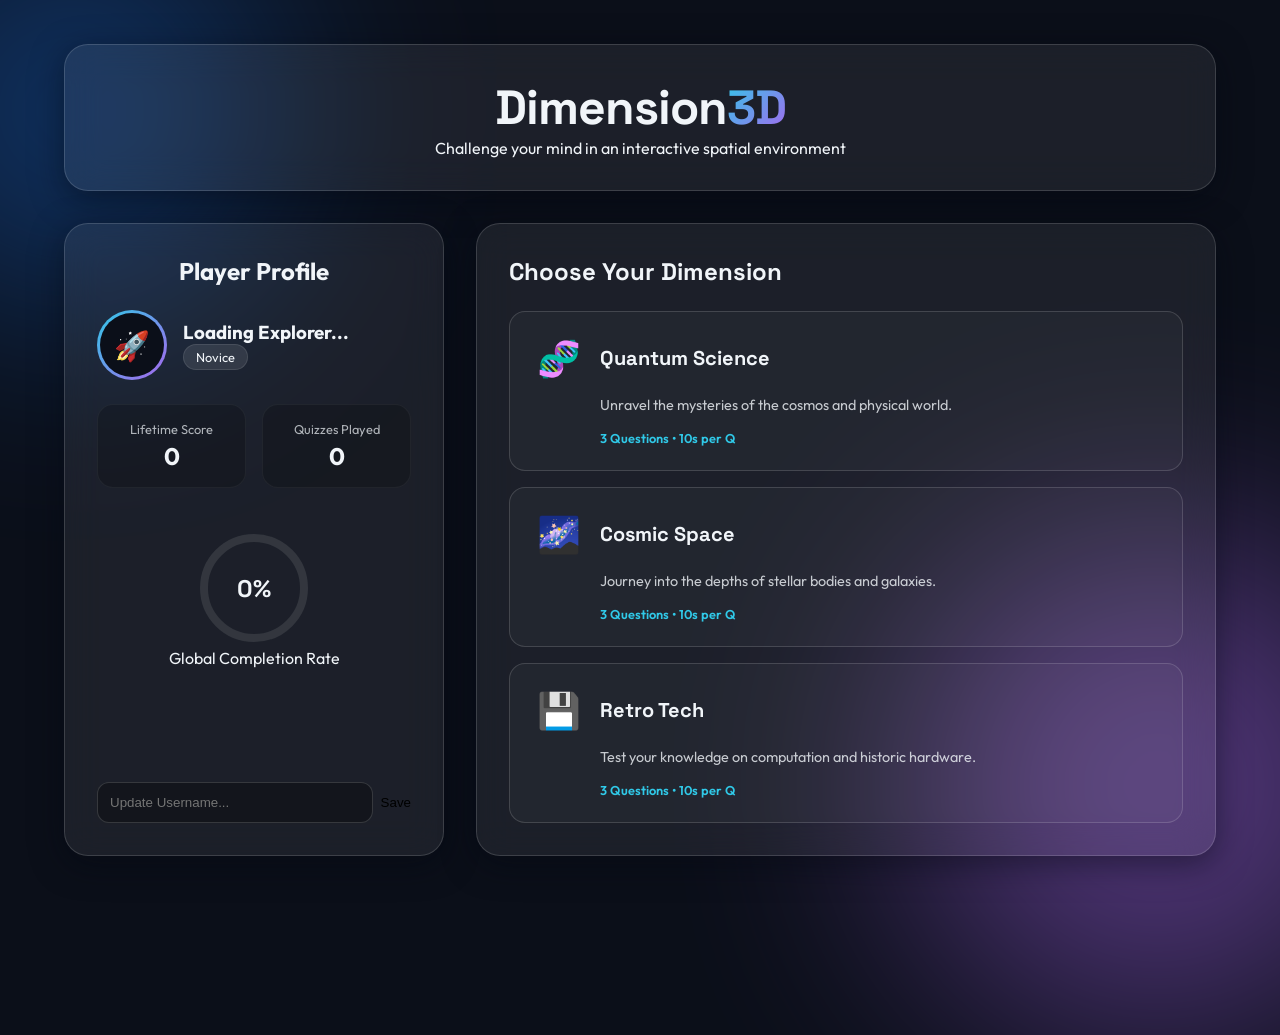
<file: index.html>
<!DOCTYPE html>
<html lang="en">
<head>
  <meta charset="UTF-8">
  <meta name="viewport" content="width=device-width, initial-scale=1.0">
  <title>Dimension3D - Interactive Gamified Quiz</title>
  <link href="https://fonts.googleapis.com/css2?family=Space+Grotesk:wght@400;500;700&family=Outfit:wght@300;400;600&display=swap" rel="stylesheet">
  <link rel="stylesheet" href="style.css">
</head>
<body>
  <div class="ambient-glow glow-1"></div>
  <div class="ambient-glow glow-2"></div>

  <main class="dashboard-container">
    <header class="glass-card header-panel">
      <h1>Dimension<span class="accent-text">3D</span></h1>
      <p>Challenge your mind in an interactive spatial environment</p>
    </header>

    <div class="dashboard-grid">
      <section class="glass-card profile-panel">
        <h2>Player Profile</h2>
        <div class="profile-meta">
          <div class="avatar-holder">
            <div class="inner-avatar">🚀</div>
          </div>
          <div class="user-details">
            <h3 id="displayUsername">Loading Explorer...</h3>
            <span class="badge" id="playerRank">Novice</span>
          </div>
        </div>

        <div class="stats-showcase">
          <div class="stat-item">
            <span class="stat-label">Lifetime Score</span>
            <span class="stat-value" id="totalScore">0</span>
          </div>
          <div class="stat-item">
            <span class="stat-label">Quizzes Played</span>
            <span class="stat-value" id="quizzesCount">0</span>
          </div>
        </div>

        <div class="progress-visualization">
          <div class="progress-circle-container">
            <svg class="progress-ring" width="120" height="120">
              <circle class="progress-ring__track" stroke="rgba(255, 255, 255, 0.1)" stroke-width="8" fill="transparent" r="50" cx="60" cy="60"/>
              <circle class="progress-ring__circle" id="overallProgressRing" stroke="#30c9e8" stroke-width="8" fill="transparent" r="50" cx="60" cy="60"/>
            </svg>
            <span class="progress-text" id="scorePercentageText">0%</span>
          </div>
          <p class="progress-caption">Global Completion Rate</p>
        </div>
        
        <div class="profile-editor">
          <input type="text" id="usernameInput" placeholder="Update Username..." maxlength="15">
          <button class="pushable-3d-btn mini-btn" id="saveProfileBtn">
            <span class="shadow"></span>
            <span class="edge"></span>
            <span class="front">Save</span>
          </button>
        </div>
      </section>

      <section class="glass-card topics-panel">
        <h2>Choose Your Dimension</h2>
        <div class="topics-grid">
          
          <div class="topic-card" onclick="initiateQuiz('science')">
            <div class="topic-icon">🧬</div>
            <h3>Quantum Science</h3>
            <p>Unravel the mysteries of the cosmos and physical world.</p>
            <span class="topic-meta">3 Questions • 10s per Q</span>
          </div>

          <div class="topic-card" onclick="initiateQuiz('space')">
            <div class="topic-icon">🌌</div>
            <h3>Cosmic Space</h3>
            <p>Journey into the depths of stellar bodies and galaxies.</p>
            <span class="topic-meta">3 Questions • 10s per Q</span>
          </div>

          <div class="topic-card" onclick="initiateQuiz('tech')">
            <div class="topic-icon">💾</div>
            <h3>Retro Tech</h3>
            <p>Test your knowledge on computation and historic hardware.</p>
            <span class="topic-meta">3 Questions • 10s per Q</span>
          </div>

        </div>
      </section>
    </div>
  </main>

  <script src="app.js"></script>
  <script>
    // Initialize Dashboard Profile on screen load
    document.addEventListener("DOMContentLoaded", () => {
      AppStorage.initializeState();
      updateDashboardUI();

      const saveBtn = document.getElementById("saveProfileBtn");
      saveBtn.addEventListener("click", () => {
        const username = document.getElementById("usernameInput").value.trim();
        if (username) {
          AppStorage.updateUsername(username);
          updateDashboardUI();
          document.getElementById("usernameInput").value = "";
        }
      });
    });

    function updateDashboardUI() {
      const profile = AppStorage.getProfile();
      if (profile) {
        document.getElementById("displayUsername").textContent = profile.username;
        document.getElementById("totalScore").textContent = profile.totalLifetimeScore;
        document.getElementById("quizzesCount").textContent = profile.quizzesCompleted;

        // Rank determination
        let rank = "Novice";
        if (profile.totalLifetimeScore >= 100) rank = "Initiated";
        if (profile.totalLifetimeScore >= 200) rank = "Master";
        document.getElementById("playerRank").textContent = rank;

        // Animate global progress meter
        const totalPossibleScore = profile.quizzesCompleted * 30; // Max 30 points per quiz (3 Qs * 10)
        let percent = 0;
        if (totalPossibleScore > 0) {
          percent = Math.min(100, Math.round((profile.totalLifetimeScore / totalPossibleScore) * 100));
        }
        updateRadialProgressBar(percent);
      }
    }

    function updateRadialProgressBar(percentageValue) {
      const circle = document.getElementById('overallProgressRing');
      const textElement = document.getElementById('scorePercentageText');
      const radius = circle.r.baseVal.value;
      const circumference = radius * 2 * Math.PI;
      
      circle.style.strokeDasharray = `${circumference} ${circumference}`;
      const offset = circumference - (percentageValue / 100) * circumference;
      
      circle.getBoundingClientRect(); // Layout trigger for Safari performance [4]
      circle.style.strokeDashoffset = offset;
      textElement.textContent = `${percentageValue}%`;
    }

    function initiateQuiz(topicKey) {
      AppStorage.launchQuiz(topicKey);
    }
  </script>
</body>
  </html>
</file>
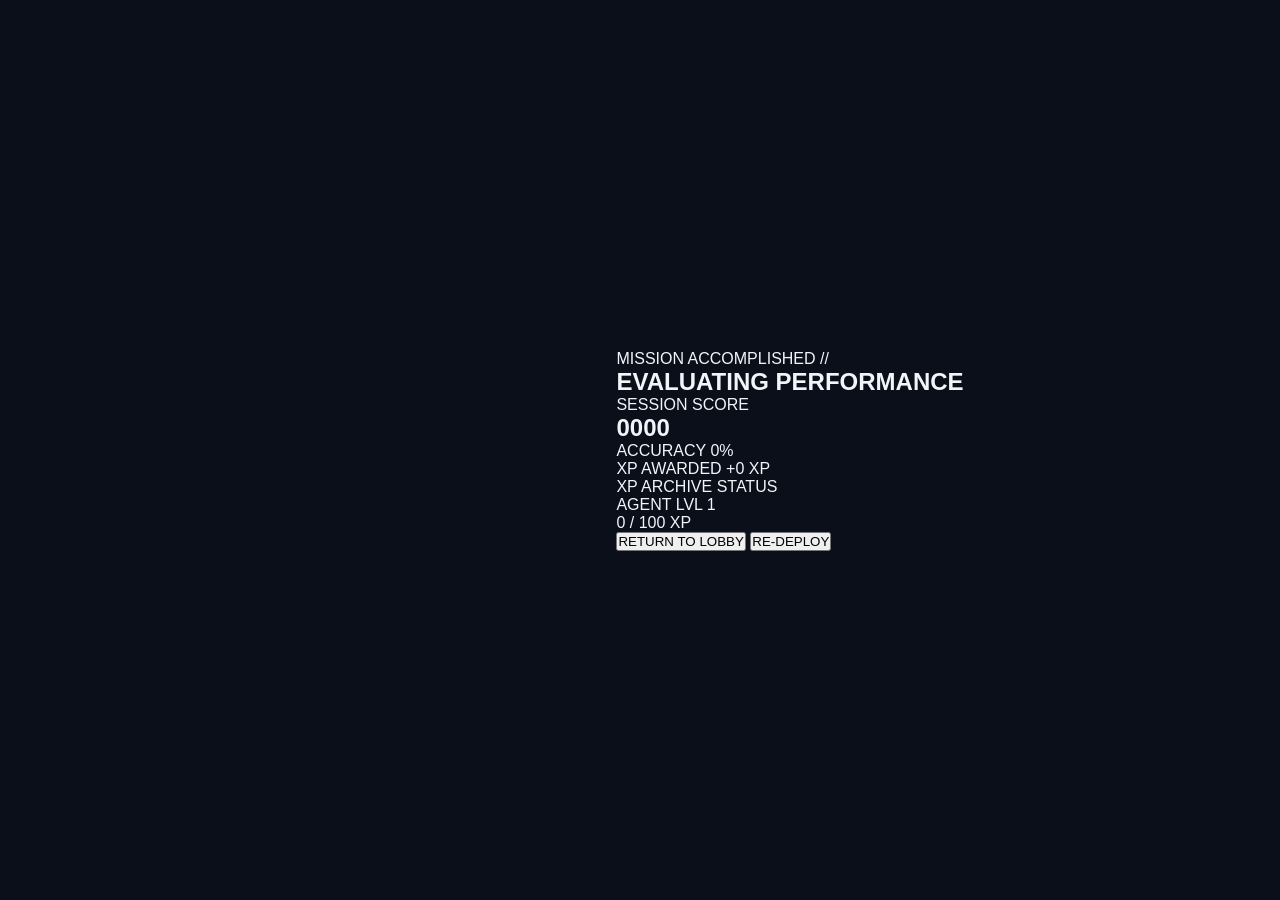
<file: results.html>
<!DOCTYPE html>
<html lang="en">
<head>
  <meta charset="UTF-8">
  <meta name="viewport" content="width=device-width, initial-scale=1.0">
  <title>Performance Matrix Summary</title>
  <link rel="stylesheet" href="style.css">
  <link href="https://fonts.googleapis.com/css2?family=Orbitron:wght@400;700;900&family=Rajdhani:wght@500;700&display=swap" rel="stylesheet">
</head>
<body>
  <canvas id="celebration-canvas"></canvas>

  <div class="perspective-container">
    <div class="perspective-plane"></div>
  </div>

  <div class="app-container flex-center">
    <section class="volumetric-card results-window">
      <span class="results-header glowing-text">MISSION ACCOMPLISHED //</span>
      <h1 class="results-rating text-pink" id="results-rating">EVALUATING PERFORMANCE</h1>
      
      <div class="results-layout">
        <div class="results-pane-left">
          <div class="results-stat">
            <span class="hud-label">SESSION SCORE</span>
            <h2 class="score-rollup text-cyan" id="results-score">0000</h2>
          </div>
          <div class="results-stat-group">
            <div class="compact-stat">
              <span class="hud-label">ACCURACY</span>
              <span class="results-value" id="results-accuracy">0%</span>
            </div>
            <div class="compact-stat">
              <span class="hud-label">XP AWARDED</span>
              <span class="results-value text-pink" id="results-xp-gain">+0 XP</span>
            </div>
          </div>
        </div>

        <div class="results-pane-right">
          <div class="hud-label">XP ARCHIVE STATUS</div>
          <div class="results-xp-panel">
            <div class="xp-row">
              <span class="profile-display-name" id="user-p-name">AGENT</span>
              <span class="results-level" id="results-level">LVL 1</span>
            </div>
            <div class="progress-bar-outer">
              <div class="progress-bar-inner" id="results-xp-fill"></div>
            </div>
            <span class="xp-range" id="results-xp-values">0 / 100 XP</span>
          </div>
        </div>
      </div>

      <div class="action-footer">
        <button class="clicky-button color-pink" id="btn-return-lobby">
          <span class="button-edge-extrusion"></span>
          <span class="button-front-face">RETURN TO LOBBY</span>
        </button>
        <button class="clicky-button color-cyan" id="btn-restart-quiz">
          <span class="button-edge-extrusion"></span>
          <span class="button-front-face">RE-DEPLOY</span>
        </button>
      </div>
    </section>
  </div>
  
  <script src="app.js"></script>
  <script src="results.js"></script>
</body>
</html>
</file>
<file: style.css>
/* ==========================================================================
   DIMENSION3D MASTER DESIGN MATRIX (style.css)
   ========================================================================== */

:root {
  /* Dynamic Color Palette with strict hex constants [5] */
  --primary-deep: #1663c7;
  --primary-glow: #30c9e8;
  --success-color: #30e849;
  --error-color: #e83a30;
  --purple-accent: #a866ee;
  
  --dark-bg: #0b0f19;
  --glass-bg: rgba(255, 255, 255, 0.07);
  --glass-border: rgba(255, 255, 255, 0.15);
  --glass-glow: 0 8px 32px 0 rgba(3, 7, 18, 0.5);
  
  --font-display: 'Space Grotesk', sans-serif;
  --font-sans: 'Outfit', sans-serif;
}

/* Base resets & backgrounds */
* {
  box-sizing: border-box;
  margin: 0;
  padding: 0;
}

body {
  font-family: var(--font-sans);
  background-color: var(--dark-bg);
  color: #f1f5f9;
  min-height: 100vh;
  overflow-x: hidden;
  position: relative;
  display: flex;
  justify-content: center;
  align-items: center;
}

/* Ambient backdrop layers */
.ambient-glow {
  position: absolute;
  border-radius: 50%;
  filter: blur(120px);
  z-index: -1;
  pointer-events: none;
  opacity: 0.45;
}

.glow-1 {
  width: 400px;
  height: 400px;
  background: var(--primary-deep);
  top: -10%;
  left: -10%;
}

.glow-2 {
  width: 500px;
  height: 500px;
  background: var(--purple-accent);
  bottom: -15%;
  right: -10%;
}

/* Custom Glassmorphism Cards [6, 1] */
.glass-card {
  background: var(--glass-bg);
  backdrop-filter: blur(18px);
  -webkit-backdrop-filter: blur(18px);
  border: 1px solid var(--glass-border);
  border-radius: 24px;
  box-shadow: var(--glass-glow);
  padding: 2rem;
  transition: border-color 0.4s cubic-bezier(0.175, 0.885, 0.32, 1.275);
}

.glass-card:hover {
  border-color: rgba(255, 255, 255, 0.25);
}

/* Main Hub Layout styles */
.dashboard-container {
  width: 90%;
  max-width: 1200px;
  margin: 2rem auto;
  display: flex;
  flex-direction: column;
  gap: 2rem;
}

.header-panel {
  text-align: center;
}

.header-panel h1 {
  font-family: var(--font-display);
  font-size: 3rem;
  font-weight: 700;
  letter-spacing: -1px;
}

.accent-text {
  background: linear-gradient(135deg, var(--primary-glow), var(--purple-accent));
  -webkit-background-clip: text;
  background-clip: text;
  -webkit-text-fill-color: transparent;
}

.dashboard-grid {
  display: grid;
  grid-template-columns: 1fr;
  gap: 2rem;
}

@media (min-width: 860px) {
 .dashboard-grid {
    grid-template-columns: 380px 1fr;
  }
}

/* User profile setup */
.profile-panel {
  display: flex;
  flex-direction: column;
  align-items: center;
  gap: 1.5rem;
}

.profile-meta {
  display: flex;
  align-items: center;
  gap: 1rem;
  width: 100%;
}

.avatar-holder {
  width: 70px;
  height: 70px;
  border-radius: 50%;
  background: linear-gradient(135deg, var(--primary-glow), var(--purple-accent));
  padding: 3px;
}

.inner-avatar {
  width: 100%;
  height: 100%;
  background: var(--dark-bg);
  border-radius: 50%;
  display: flex;
  justify-content: center;
  align-items: center;
  font-size: 1.8rem;
}

.badge {
  display: inline-block;
  background: rgba(255, 255, 255, 0.1);
  padding: 0.25rem 0.75rem;
  border-radius: 50px;
  font-size: 0.8rem;
  border: 1px solid rgba(255, 255, 255, 0.1);
}

.stats-showcase {
  display: grid;
  grid-template-columns: 1fr 1fr;
  gap: 1rem;
  width: 100%;
}

.stat-item {
  background: rgba(0, 0, 0, 0.2);
  border-radius: 16px;
  padding: 1rem;
  text-align: center;
  border: 1px solid rgba(255, 255, 255, 0.05);
}

.stat-label {
  font-size: 0.8rem;
  opacity: 0.7;
  display: block;
  margin-bottom: 0.25rem;
}

.stat-value {
  font-size: 1.5rem;
  font-weight: 700;
}

/* SVG Radial Meter styling [7] */
.progress-visualization {
  display: flex;
  flex-direction: column;
  align-items: center;
  margin: 1rem 0;
}

.progress-circle-container {
  position: relative;
  width: 120px;
  height: 120px;
}

.progress-ring {
  width: 100%;
  height: 100%;
}

.progress-ring__circle {
  transform: rotate(-90deg);
  transform-origin: 50% 50%;
  stroke-dasharray: 314.159; /* Circumference for r=50 */
  stroke-dashoffset: 314.159;
  transition: stroke-dashoffset 0.8s cubic-bezier(0.175, 0.885, 0.32, 1.275);
  will-change: stroke-dashoffset; /* Hardware acceleration optimization [8] */
}

.progress-text {
  position: absolute;
  top: 50%;
  left: 50%;
  transform: translate(-50%, -50%);
  font-size: 1.5rem;
  font-family: var(--font-display);
  font-weight: 700;
}

.profile-editor {
  display: flex;
  gap: 0.5rem;
  width: 100%;
  margin-top: auto;
}

.profile-editor input {
  flex: 1;
  background: rgba(0, 0, 0, 0.3);
  border: 1px solid var(--glass-border);
  padding: 0.75rem;
  border-radius: 12px;
  color: #fff;
  outline: none;
}

/* Topics setup */
.topics-panel h2 {
  font-family: var(--font-display);
  margin-bottom: 1.5rem;
}

.topics-grid {
  display: flex;
  flex-direction: column;
  gap: 1rem;
}

.topic-card {
  background: rgba(255, 255, 255, 0.03);
  border: 1px solid var(--glass-border);
  border-radius: 16px;
  padding: 1.5rem;
  cursor: pointer;
  display: grid;
  grid-template-columns: 50px 1fr;
  align-items: center;
  gap: 1rem;
  transition: all 0.3s cubic-bezier(0.175, 0.885, 0.32, 1.275);
}

.topic-card:hover {
  transform: scale(1.02) translateY(-2px);
  background: rgba(255, 255, 255, 0.07);
  border-color: var(--primary-glow);
}

.topic-icon {
  font-size: 2.2rem;
  text-align: center;
}

.topic-card h3 {
  font-family: var(--font-display);
  font-size: 1.25rem;
}

.topic-card p {
  grid-column: 2;
  font-size: 0.9rem;
  opacity: 0.8;
}

.topic-meta {
  grid-column: 2;
  font-size: 0.8rem;
  color: var(--primary-glow);
  font-weight: 600;
}

/* ==========================================================================
   TACTILE MECHANICAL 3D BUTTON PHYSICS ENGINE [8, 9, 10]
   ========================================================================== */

.pushable-3d-btn {
  position: relative;
  border: none;
  background: transparent;
  padding: 0;
  cursor: pointer;
  outline-offset: 4px;
}

.pushable-3d-btn.shadow {
  position: absolute;
  top: 0;
  left: 0;
  width: 100%;
  height: 100%;
  border-radius: 12px;
  background: hsl(0deg 0% 0% / 0.4);
  transform: translateY(2px);
  transition: transform 600ms cubic-bezier(.3,.7,.4, 1);
}

.pushable-3d-btn.edge {
  position: absolute;
  top: 0;
  left: 0;
  width: 100%;
  height: 100%;
  border-radius: 12px;
  background: linear-gradient(
    to left,
    hsl(220deg 100% 20%) 0%,
    hsl(220deg 100% 30%) 8%,
    hsl(220deg 100% 30%) 92%,
    hsl(220deg 100% 20%) 100%
  );
}

.pushable-3d-btn.front {
  display: block;
  position: relative;
  padding: 12px 32px;
  border-radius: 12px;
  font-size: 1.1rem;
  font-family: var(--font-display);
  font-weight: 700;
  color: white;
  background: var(--primary-deep);
  will-change: transform;
  transform: translateY(-4px);
  transition: transform 600ms cubic-bezier(.3,.7,.4, 1);
}

/* Hover Physics */
.pushable-3d-btn:hover.front {
  transform: translateY(-6px);
  transition: transform 250ms cubic-bezier(.3,.7,.4, 1.5);
}

.pushable-3d-btn:hover.shadow {
  transform: translateY(4px);
  transition: transform 250ms cubic-bezier(.3,.7,.4, 1.5);
}

/* Compress/Click Action */
.pushable-3d-btn:active.front {
  transform: translateY(-2px);
  transition: transform 34ms;
}

.pushable-3d-btn:active.shadow {
  transform: translateY(1px);
  transition: transform 34ms;
}

/* Variant color configurations of 3D push buttons */
.pushable-3d-btn.mini-btn.front {
  padding: 8px 16px;
  font-size: 0.9rem;
}

.pushable-3d-btn.wrong-btn.edge {
  background: linear-gradient(to left, hsl(0deg 100% 20%) 0%, hsl(0deg 100% 30%) 100%);
}
.pushable-3d-btn.wrong-btn.front {
  background: var(--error-color);
}

.pushable-3d-btn.success-btn.edge {
  background: linear-gradient(to left, hsl(130deg 100% 20%) 0%, hsl(130deg 100% 30%) 100%);
}
.pushable-3d-btn.success-btn.front {
  background: var(--success-color);
}

/* ==========================================================================
   QUIZ ARENA & 3D PERSPECTIVE FLIP CARDS [11, 12, 13]
   ========================================================================== */

.quiz-container {
  width: 90%;
  max-width: 700px;
  margin: 2rem auto;
  display: flex;
  flex-direction: column;
  gap: 1.5rem;
}

.quiz-header {
  display: flex;
  justify-content: space-between;
  align-items: center;
  padding: 1.2rem;
}

.quiz-topic-badge {
  font-family: var(--font-display);
  font-weight: 700;
  color: var(--primary-glow);
  text-transform: uppercase;
  letter-spacing: 1px;
}

.score-display {
  font-family: var(--font-display);
  font-weight: 700;
}

.quiz-stats-trackers {
  display: flex;
  justify-content: space-between;
  align-items: center;
  background: rgba(0, 0, 0, 0.2);
  padding: 0.75rem 1.5rem;
  border-radius: 16px;
}

.timer-module {
  display: flex;
  align-items: center;
  gap: 0.5rem;
}

.timer-ring__circle {
  transform: rotate(-90deg);
  transform-origin: 50% 50%;
  stroke-dasharray: 125.66; /* r=20 */
  stroke-dashoffset: 125.66;
  transition: stroke-dashoffset 0.15s linear;
}

.timer-text {
  font-family: var(--font-display);
  font-weight: 700;
  font-size: 1.1rem;
}

/* The actual 3D Card Flipping architecture [14, 15, 11, 12] */
.flip-card-container {
  width: 100%;
  height: 320px;
  perspective: 1500px; /* Force-depth perspective viewpoint [16] */
}

.flip-card-inner {
  position: relative;
  width: 100%;
  height: 100%;
  transform-style: preserve-3d; /* Retain nested elements in unified 3D zone [16] */
  transition: transform 0.8s cubic-bezier(0.175, 0.885, 0.32, 1.2);
}

.flip-card-inner.flipped {
  transform: rotateY(180deg);
}

.flip-card-front,.flip-card-back {
  position: absolute;
  width: 100%;
  height: 100%;
  backface-visibility: hidden; /* Prevent text bleed through mirrored elements [16] */
  display: flex;
  flex-direction: column;
  justify-content: center;
  align-items: center;
  padding: 2.5rem;
  text-align: center;
}

.flip-card-back {
  transform: rotateY(180deg); /* Render static backing pre-flipped */
}

/* Specific styling elements within the card */
.card-glow-indicator {
  position: absolute;
  top: 3px;
  left: 50%;
  transform: translateX(-50%);
  width: 40%;
  height: 2px;
  background: linear-gradient(to right, transparent, var(--primary-glow), transparent);
}

.quiz-status-title {
  font-size: 0.8rem;
  font-family: var(--font-display);
  font-weight: 700;
  letter-spacing: 2px;
  opacity: 0.6;
  margin-bottom: 1rem;
}

.question-text {
  font-family: var(--font-display);
  font-size: 1.6rem;
  font-weight: 600;
  line-height: 1.3;
}

.hint-container {
  margin-top: 1.5rem;
}

.hint-toggle-btn {
  background: none;
  border: none;
  color: var(--primary-glow);
  cursor: pointer;
  font-weight: 500;
  font-size: 0.9rem;
}

.hint-text {
  font-size: 0.85rem;
  font-style: italic;
  opacity: 0.8;
  margin-top: 0.5rem;
  transition: opacity 0.3s;
}

.hidden {
  display: none!important;
}

/* Interactive Choice grids */
.choices-container {
  display: grid;
  grid-template-columns: 1fr;
  gap: 1rem;
}

@media (min-width: 550px) {
 .choices-container {
    grid-template-columns: 1fr 1fr;
  }
}

.choices-container.pushable-3d-btn {
  width: 100%;
}

.choices-container.pushable-3d-btn.front {
  padding: 18px 24px;
  text-align: left;
}

/* Overlay Game-End Modal Glassmorphism Card [6, 17] */
.glass-modal-overlay {
  position: fixed;
  top: 0;
  left: 0;
  width: 100vw;
  height: 100vh;
  background: rgba(3, 7, 18, 0.7);
  backdrop-filter: blur(8px);
  z-index: 100;
  display: flex;
  justify-content: center;
  align-items: center;
}

.modal-content {
  width: 90%;
  max-width: 500px;
  text-align: center;
  display: flex;
  flex-direction: column;
  gap: 1.5rem;
}

.analytics-metrics {
  display: grid;
  grid-template-columns: 1fr 1fr;
  gap: 1.5rem;
}

.metric-block {
  background: rgba(0, 0, 0, 0.3);
  padding: 1.5rem;
  border-radius: 16px;
  border: 1px solid rgba(255, 255, 255, 0.05);
}

.metric-num {
  display: block;
  font-family: var(--font-display);
  font-size: 2.2rem;
  font-weight: 700;
  color: var(--primary-glow);
}

.metric-desc {
  font-size: 0.85rem;
  opacity: 0.8;
}

/* ==========================================================================
   STRICT ACCESSIBILITY DESTRUCT/OVERRIDE PROTOCOLS [17]
   ========================================================================== */
@media (prefers-reduced-motion: reduce) {
 .ambient-glow,
 .flip-card-inner,
 .progress-ring__circle,
 .timer-ring__circle,
 .pushable-3d-btn.front,
 .pushable-3d-btn.shadow {
    transition: none!important;
    transform: none!important;
    animation: none!important;
  }

 .flip-card-inner.flipped.flip-card-front {
    display: none!important;
  }
  
 .flip-card-inner.flipped.flip-card-back {
    transform: none!important;
    z-index: 10!important;
  }
}
</file>
